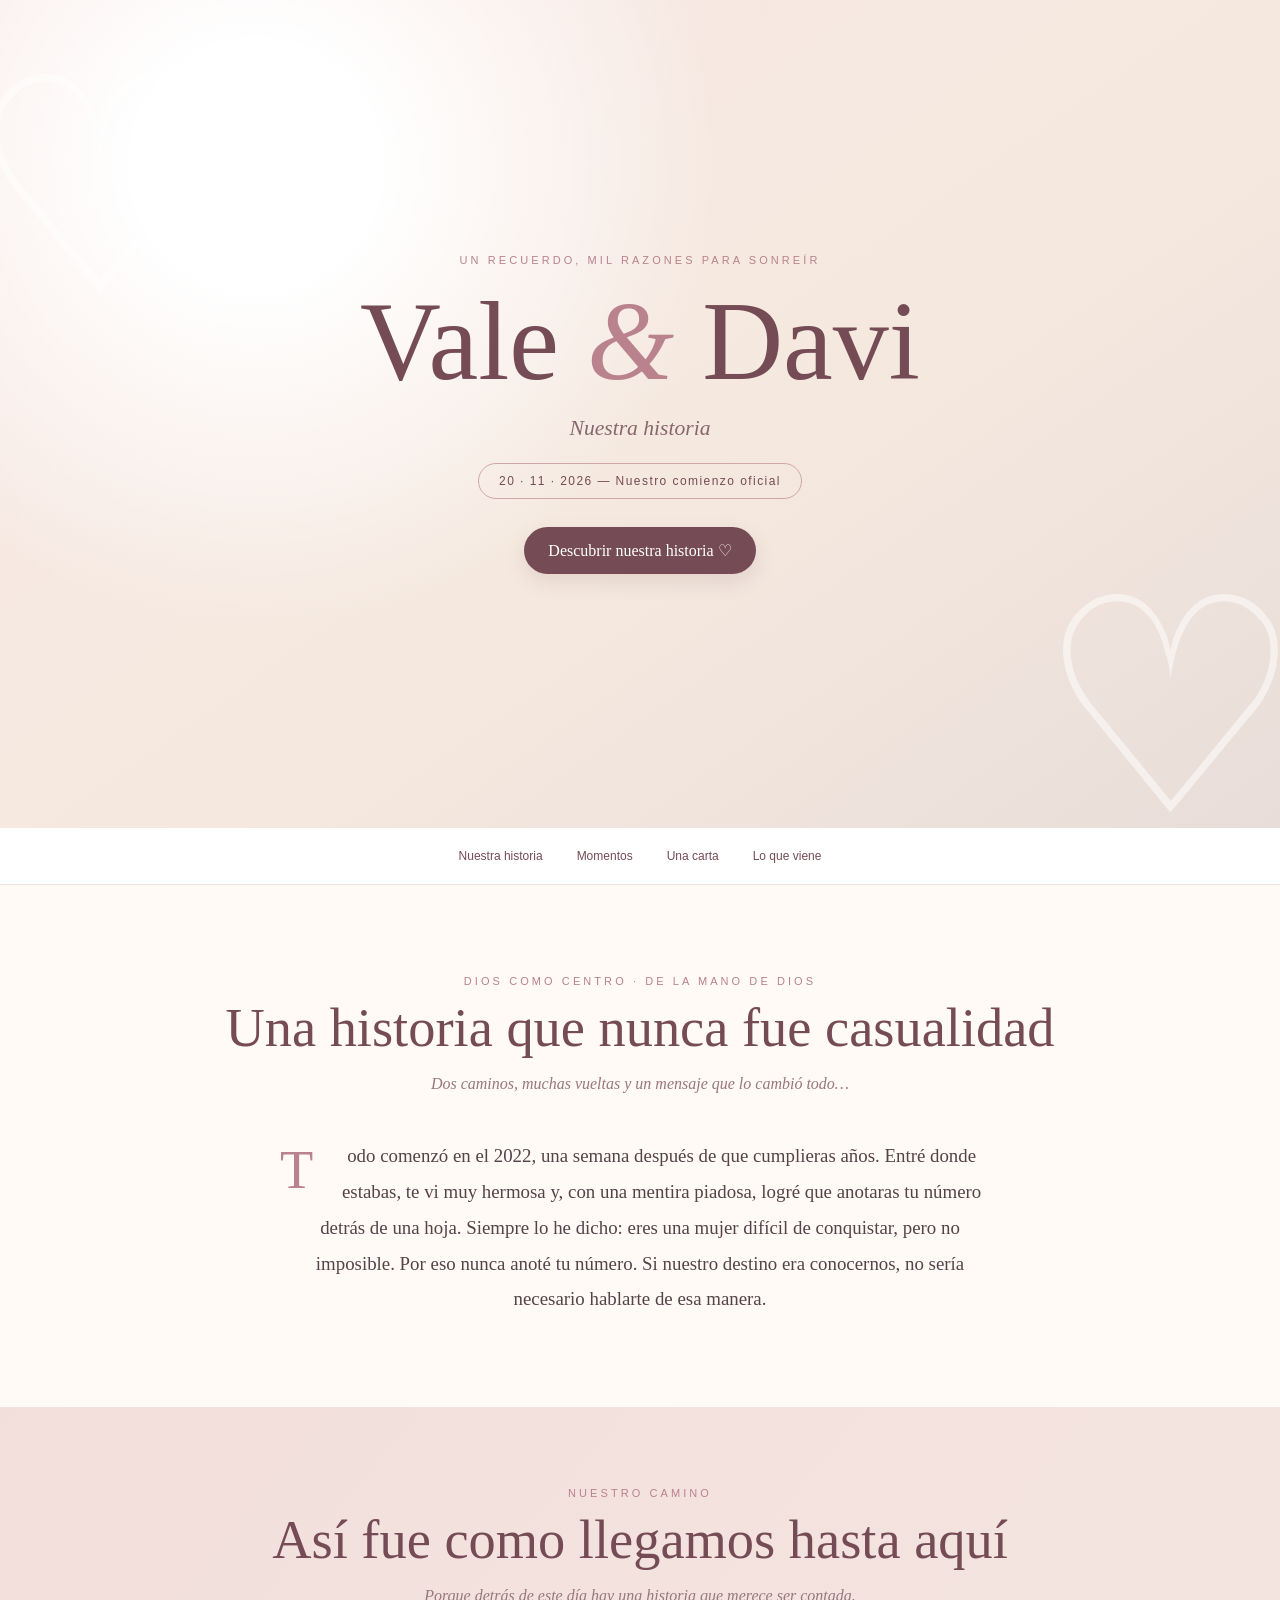
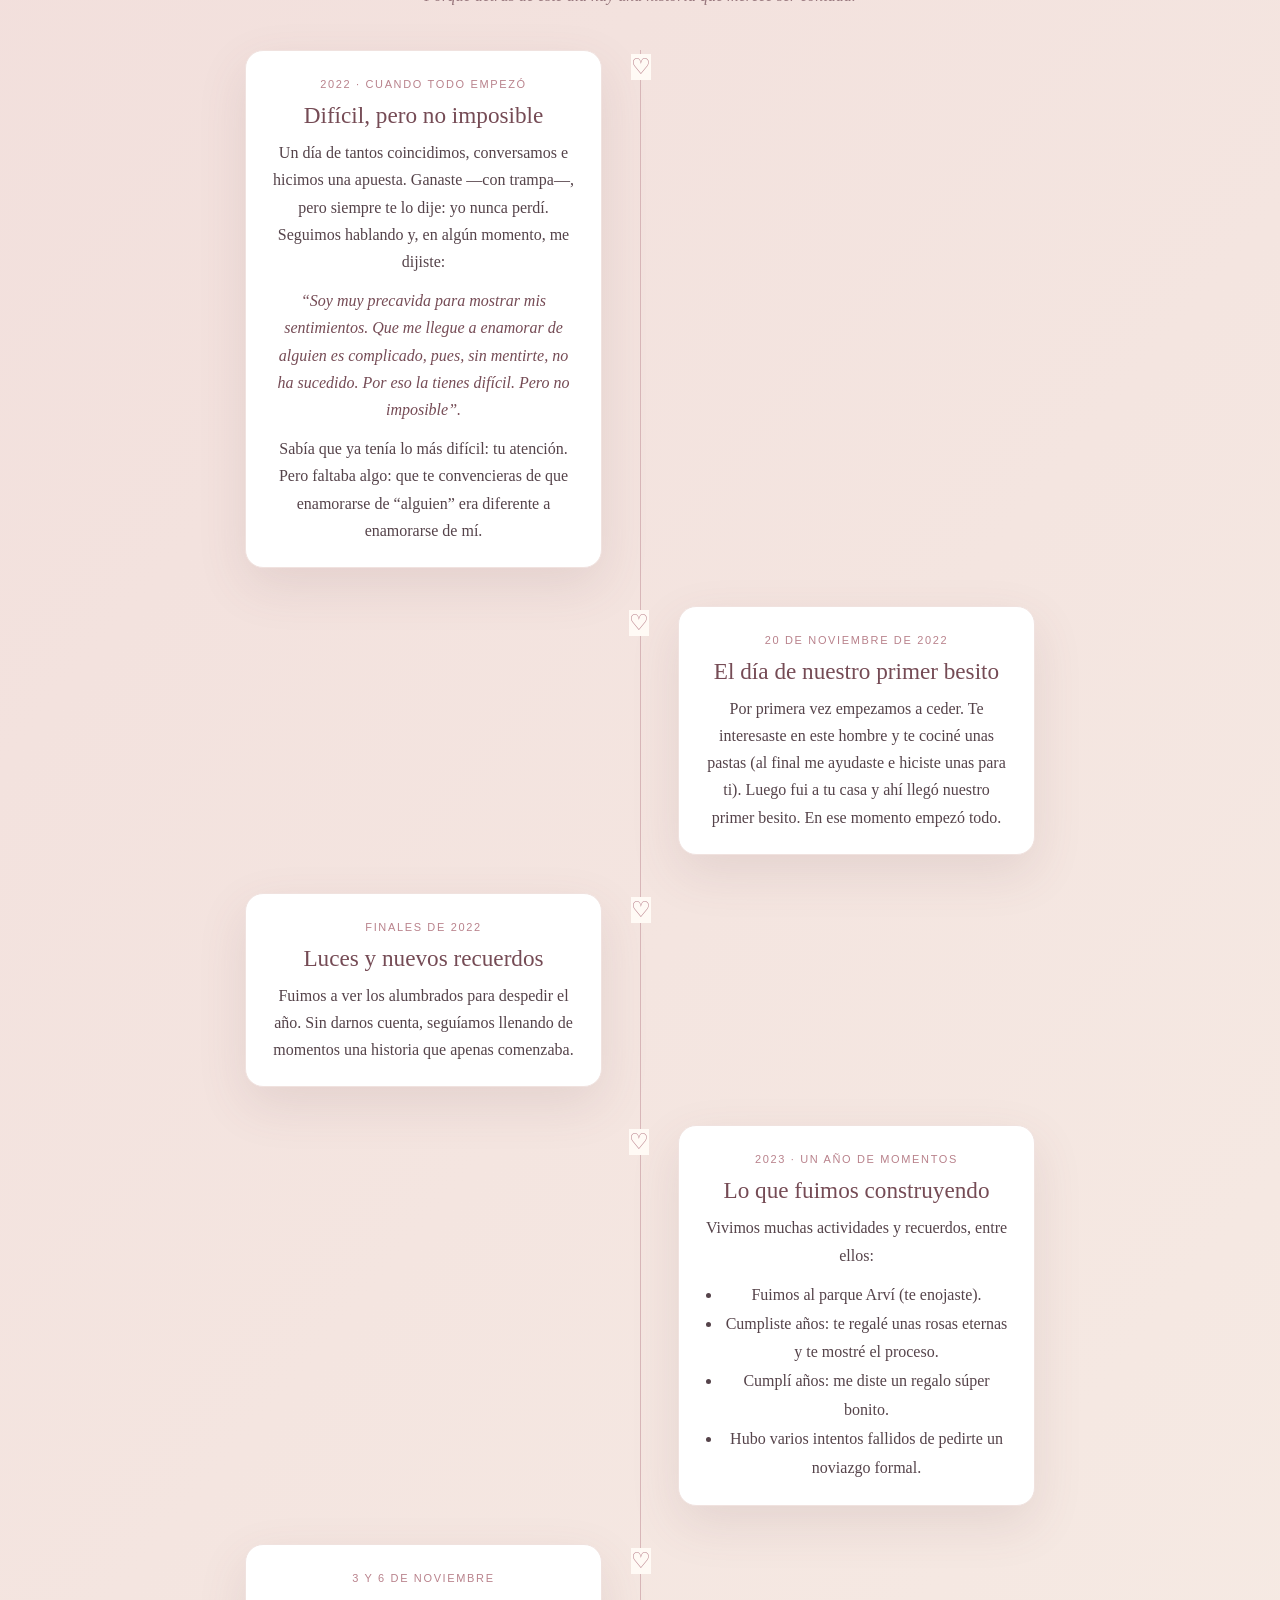
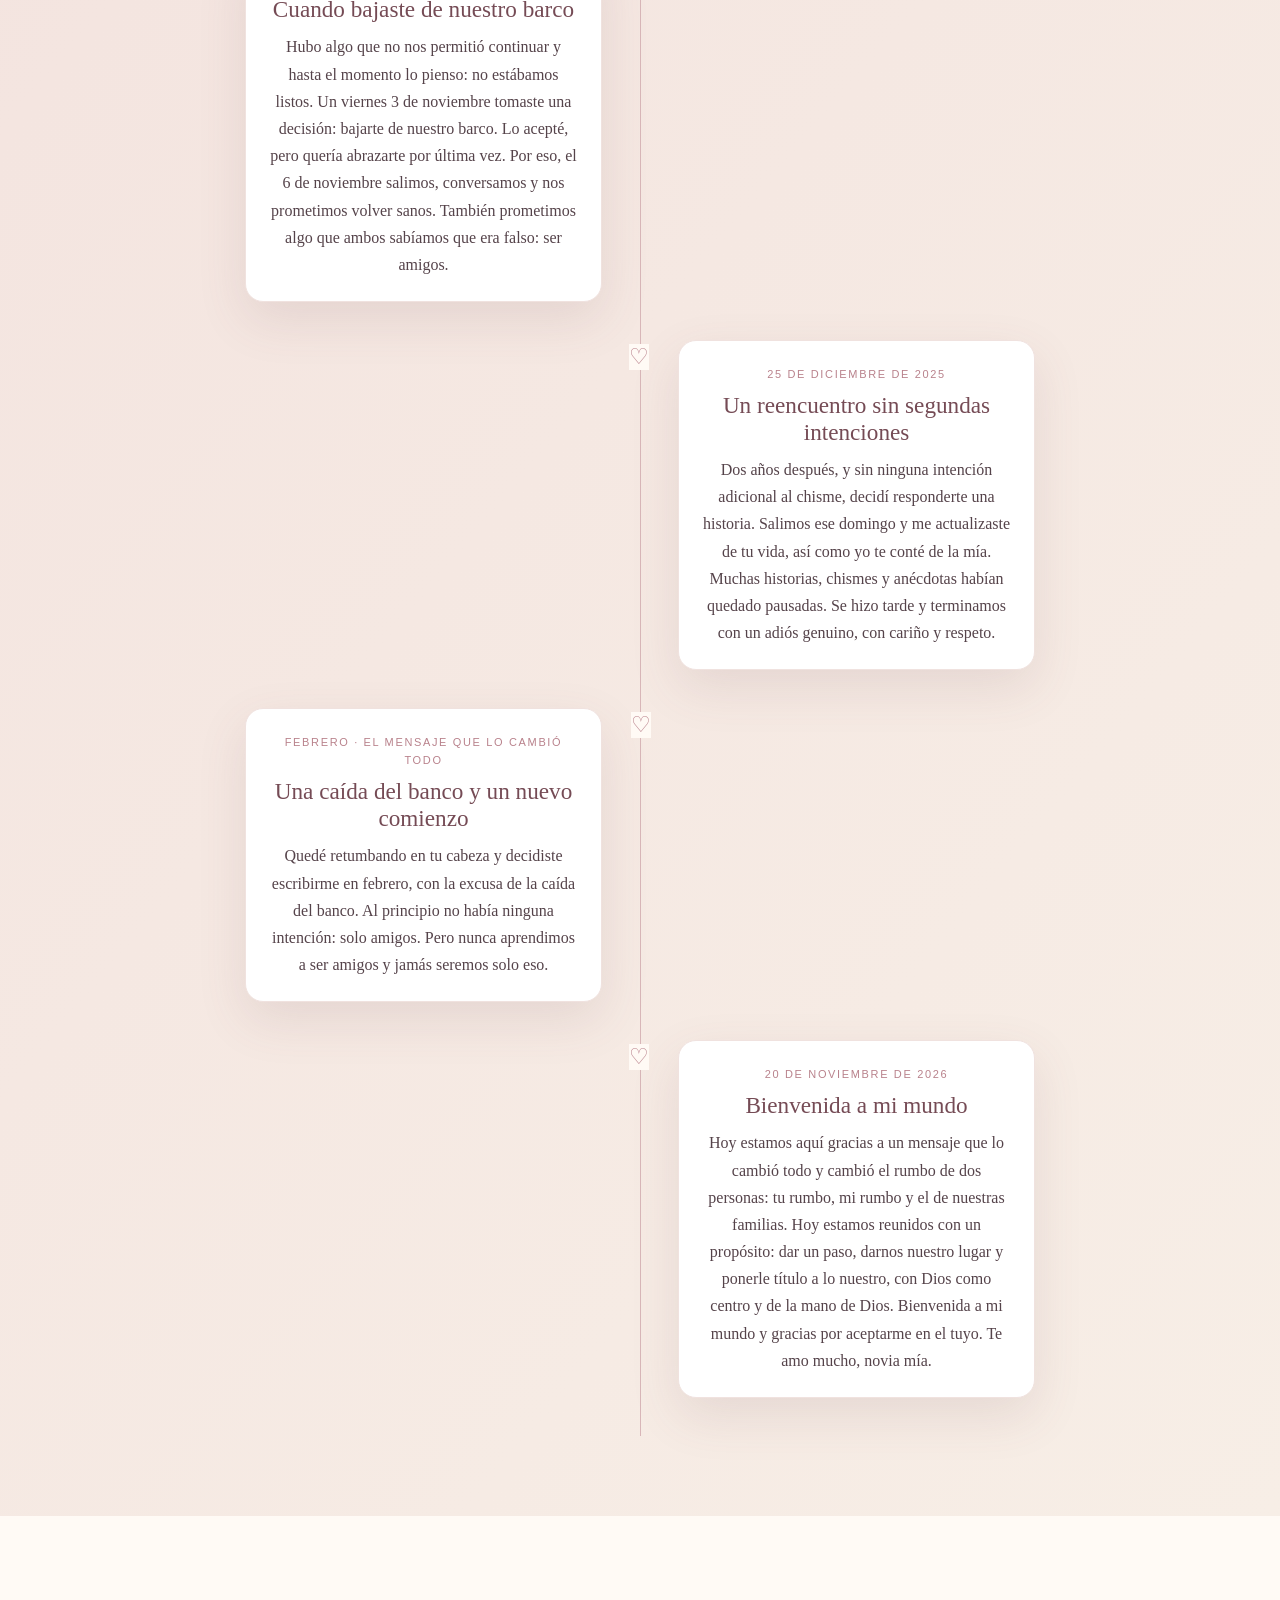
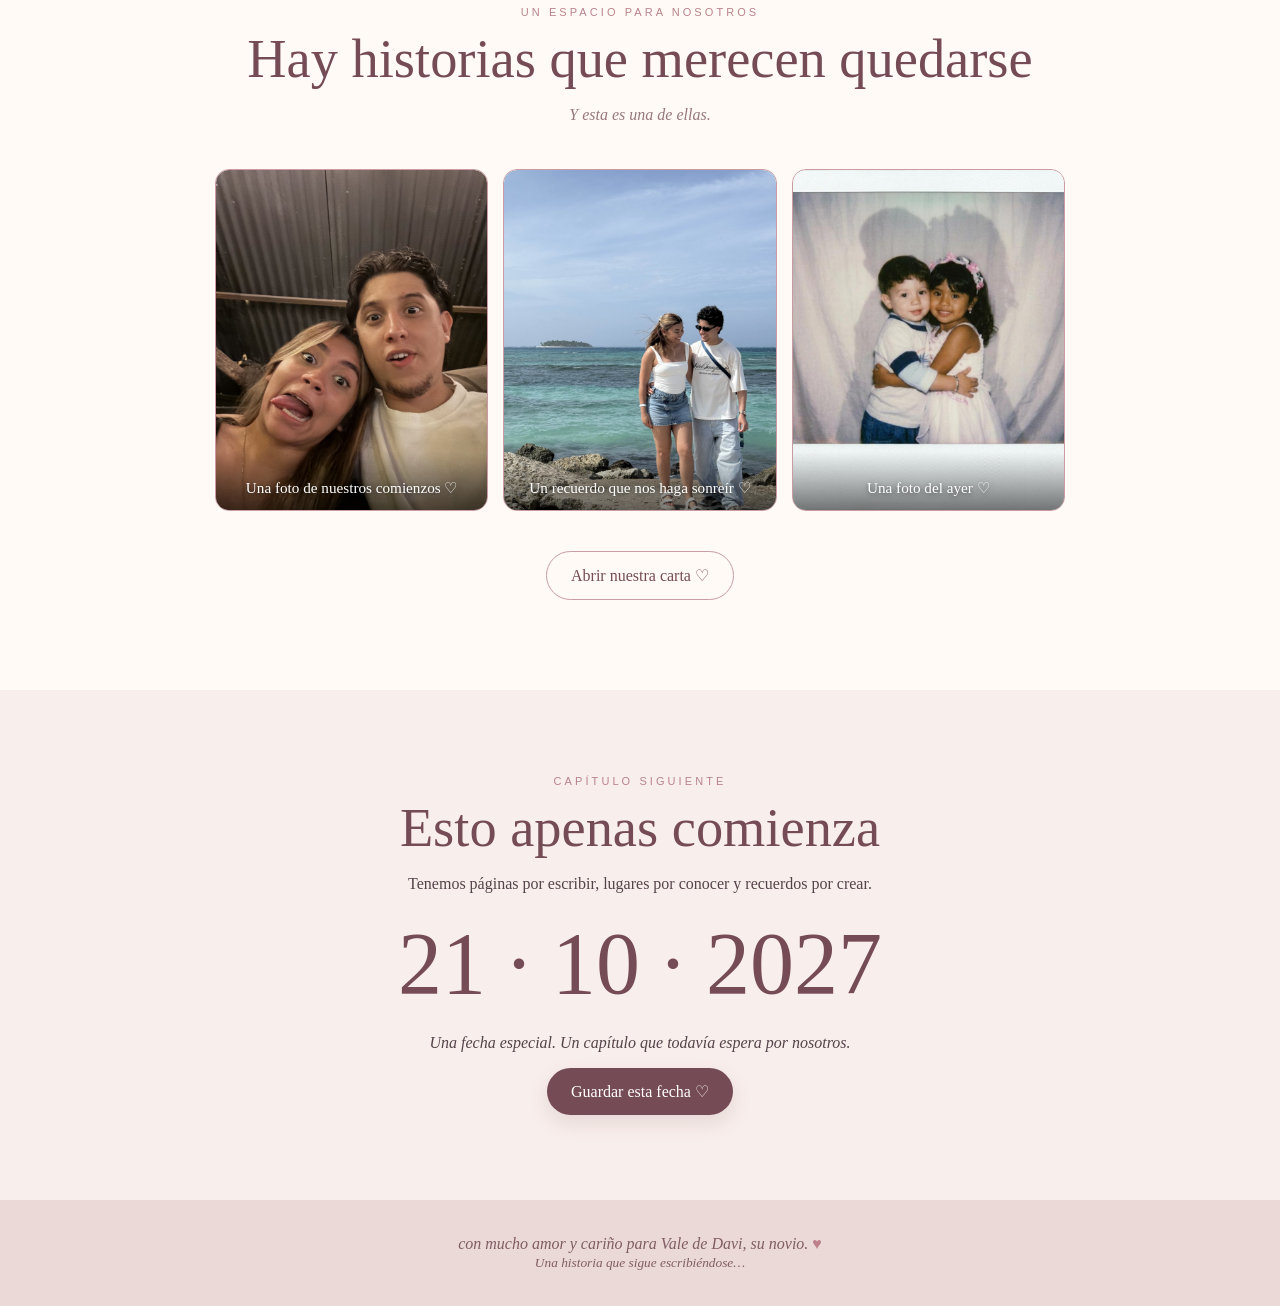
<file: index.html>
<!DOCTYPE html>
<html lang="es">
<head>
  <meta charset="UTF-8">
  <meta name="viewport" content="width=device-width, initial-scale=1.0">
  <meta name="theme-color" content="#f7e9e7">
  <title>Nuestra historia | Vale & Davi</title>
  <link rel="stylesheet" href="css/styles.css">
</head>
<body>
  <header class="hero" id="inicio">
    <div class="hero-inner">
      <div class="eyebrow">Un recuerdo, mil razones para sonreír</div>
      <h1>Vale <span class="amp">&</span> Davi</h1>
      <div class="subtitle">Nuestra historia</div>
      <div class="date-pill">20 · 11 · 2026 — Nuestro comienzo oficial</div><br>
      <button class="btn" onclick="document.querySelector('#historia').scrollIntoView()">Descubrir nuestra historia ♡</button>
    </div>
  </header>

  <nav class="topnav" aria-label="Navegación">
    <button onclick="goTo('historia')">Nuestra historia</button>
    <button onclick="goTo('momentos')">Momentos</button>
    <button onclick="goTo('carta')">Una carta</button>
    <button onclick="goTo('futuro')">Lo que viene</button>
  </nav>

  <main>
    <section class="section" id="historia">
      <div class="section-head">
        <div class="eyebrow">Dios como centro · De la mano de Dios</div>
        <h2>Una historia que nunca fue casualidad</h2>
        <p>Dos caminos, muchas vueltas y un mensaje que lo cambió todo…</p>
      </div>
      <p class="intro"><span class="drop">T</span>odo comenzó en el 2022, una semana después de que cumplieras años. Entré donde estabas, te vi muy hermosa y, con una mentira piadosa, logré que anotaras tu número detrás de una hoja. Siempre lo he dicho: eres una mujer difícil de conquistar, pero no imposible. Por eso nunca anoté tu número. Si nuestro destino era conocernos, no sería necesario hablarte de esa manera.</p>
    </section>

    <section class="memory" id="momentos">
      <div class="section-head">
        <div class="eyebrow">Nuestro camino</div>
        <h2>Así fue como llegamos hasta aquí</h2>
        <p>Porque detrás de este día hay una historia que merece ser contada.</p>
      </div>
      <div class="timeline">
        <article class="event"><div class="event-card">
          <time>2022 · Cuando todo empezó</time><h3>Difícil, pero no imposible</h3>
          <p>Un día de tantos coincidimos, conversamos e hicimos una apuesta. Ganaste —con trampa—, pero siempre te lo dije: yo nunca perdí. Seguimos hablando y, en algún momento, me dijiste:</p>
          <p style="margin-top:12px;font-style:italic;color:var(--wine)">“Soy muy precavida para mostrar mis sentimientos. Que me llegue a enamorar de alguien es complicado, pues, sin mentirte, no ha sucedido. Por eso la tienes difícil. Pero no imposible”.</p>
          <p style="margin-top:12px">Sabía que ya tenía lo más difícil: tu atención. Pero faltaba algo: que te convencieras de que enamorarse de “alguien” era diferente a enamorarse de mí.</p>
        </div></article>
        <article class="event"><div class="event-card">
          <time>20 de noviembre de 2022</time><h3>El día de nuestro primer besito</h3>
          <p>Por primera vez empezamos a ceder. Te interesaste en este hombre y te cociné unas pastas (al final me ayudaste e hiciste unas para ti). Luego fui a tu casa y ahí llegó nuestro primer besito. En ese momento empezó todo.</p>
        </div></article>
        <article class="event"><div class="event-card">
          <time>Finales de 2022</time><h3>Luces y nuevos recuerdos</h3>
          <p>Fuimos a ver los alumbrados para despedir el año. Sin darnos cuenta, seguíamos llenando de momentos una historia que apenas comenzaba.</p>
        </div></article>
        <article class="event"><div class="event-card">
          <time>2023 · Un año de momentos</time><h3>Lo que fuimos construyendo</h3>
          <p>Vivimos muchas actividades y recuerdos, entre ellos:</p>
          <ul style="line-height:1.8;padding-left:20px;margin:12px 0 0">
            <li>Fuimos al parque Arví (te enojaste).</li>
            <li>Cumpliste años: te regalé unas rosas eternas y te mostré el proceso.</li>
            <li>Cumplí años: me diste un regalo súper bonito.</li>
            <li>Hubo varios intentos fallidos de pedirte un noviazgo formal.</li>
          </ul>
        </div></article>
        <article class="event"><div class="event-card">
          <time>3 y 6 de noviembre</time><h3>Cuando bajaste de nuestro barco</h3>
          <p>Hubo algo que no nos permitió continuar y hasta el momento lo pienso: no estábamos listos. Un viernes 3 de noviembre tomaste una decisión: bajarte de nuestro barco. Lo acepté, pero quería abrazarte por última vez. Por eso, el 6 de noviembre salimos, conversamos y nos prometimos volver sanos. También prometimos algo que ambos sabíamos que era falso: ser amigos.</p>
        </div></article>
        <article class="event"><div class="event-card">
          <time>25 de diciembre de 2025</time><h3>Un reencuentro sin segundas intenciones</h3>
          <p>Dos años después, y sin ninguna intención adicional al chisme, decidí responderte una historia. Salimos ese domingo y me actualizaste de tu vida, así como yo te conté de la mía. Muchas historias, chismes y anécdotas habían quedado pausadas. Se hizo tarde y terminamos con un adiós genuino, con cariño y respeto.</p>
        </div></article>
        <article class="event"><div class="event-card">
          <time>Febrero · El mensaje que lo cambió todo</time><h3>Una caída del banco y un nuevo comienzo</h3>
          <p>Quedé retumbando en tu cabeza y decidiste escribirme en febrero, con la excusa de la caída del banco. Al principio no había ninguna intención: solo amigos. Pero nunca aprendimos a ser amigos y jamás seremos solo eso.</p>
        </div></article>
        <article class="event"><div class="event-card">
          <time>20 de noviembre de 2026</time><h3>Bienvenida a mi mundo</h3>
          <p>Hoy estamos aquí gracias a un mensaje que lo cambió todo y cambió el rumbo de dos personas: tu rumbo, mi rumbo y el de nuestras familias. Hoy estamos reunidos con un propósito: dar un paso, darnos nuestro lugar y ponerle título a lo nuestro, con Dios como centro y de la mano de Dios. Bienvenida a mi mundo y gracias por aceptarme en el tuyo. Te amo mucho, novia mía.</p>
        </div></article>
      </div>
    </section>

    <section class="section" id="carta">
      <div class="section-head">
        <div class="eyebrow">Un espacio para nosotros</div>
        <h2>Hay historias que merecen quedarse</h2>
        <p>Y esta es una de ellas.</p>
      </div>
      <div class="photo-note">
        <div class="photo-slot">
          <img src="utils/img1.jpg" alt="Vale y Davi en uno de sus comienzos juntos">
          <div class="photo-caption">Una foto de nuestros comienzos ♡</div>
        </div>
        <div class="photo-slot">
          <img src="utils/img2.jpg" alt="Vale y Davi compartiendo un recuerdo junto al mar">
          <div class="photo-caption">Un recuerdo que nos haga sonreír ♡</div>
        </div>
        <div class="photo-slot">
          <img src="utils/img3.jpg" alt="Un recuerdo de Vale y Davi cuando eran pequeños">
          <div class="photo-caption">Una foto del ayer ♡</div>
        </div>
      </div>
      <div style="text-align:center">
        <button class="btn secondary" id="letterBtn" onclick="toggleLetter()">Abrir nuestra carta ♡</button>
      </div>
      <div class="letter" id="letter">
        <p>Vale,</p>
        <p>Qué bonito es mirar atrás y descubrir que algo que comenzó con una excusa terminó convirtiéndose en una historia que hoy elegimos continuar.</p>
        <p>Hemos tenido momentos felices, momentos difíciles, pausas y reencuentros. Y, aun así, aquí estamos: con la oportunidad de escribir una nueva etapa, esta vez de la mano y con el corazón dispuesto.</p>
        <p>Quiero que nuestra historia sea nuestra, sin importar que no sea perfecta. Que sigamos sumando viajes, fotografías, risas, aprendizajes y motivos para elegirnos cada día.</p>
        <p>Con cariño,<br><strong>Davi</strong> <span class="heart">♥</span></p>
      </div>
    </section>

    <section class="next" id="futuro">
      <div class="eyebrow">Capítulo siguiente</div>
      <h2>Esto apenas comienza</h2>
      <p>Tenemos páginas por escribir, lugares por conocer y recuerdos por crear.</p>
      <div class="big-date">21 · 10 · 2027</div>
      <p><em>Una fecha especial. Un capítulo que todavía espera por nosotros.</em></p>
      <button class="btn" onclick="showPromise()">Guardar esta fecha ♡</button>
      <p id="promise" style="display:none;margin-top:22px;color:var(--wine);font-style:italic">Que nunca nos falten razones para seguir escribiendo nuestra historia.</p>
    </section>
  </main>
  <footer>con mucho amor y cariño para Vale de Davi, su novio. <span class="heart">♥</span><br><small>Una historia que sigue escribiéndose…</small></footer>

  <script src="js/script.js" defer></script>
</body>
</html>
</file>
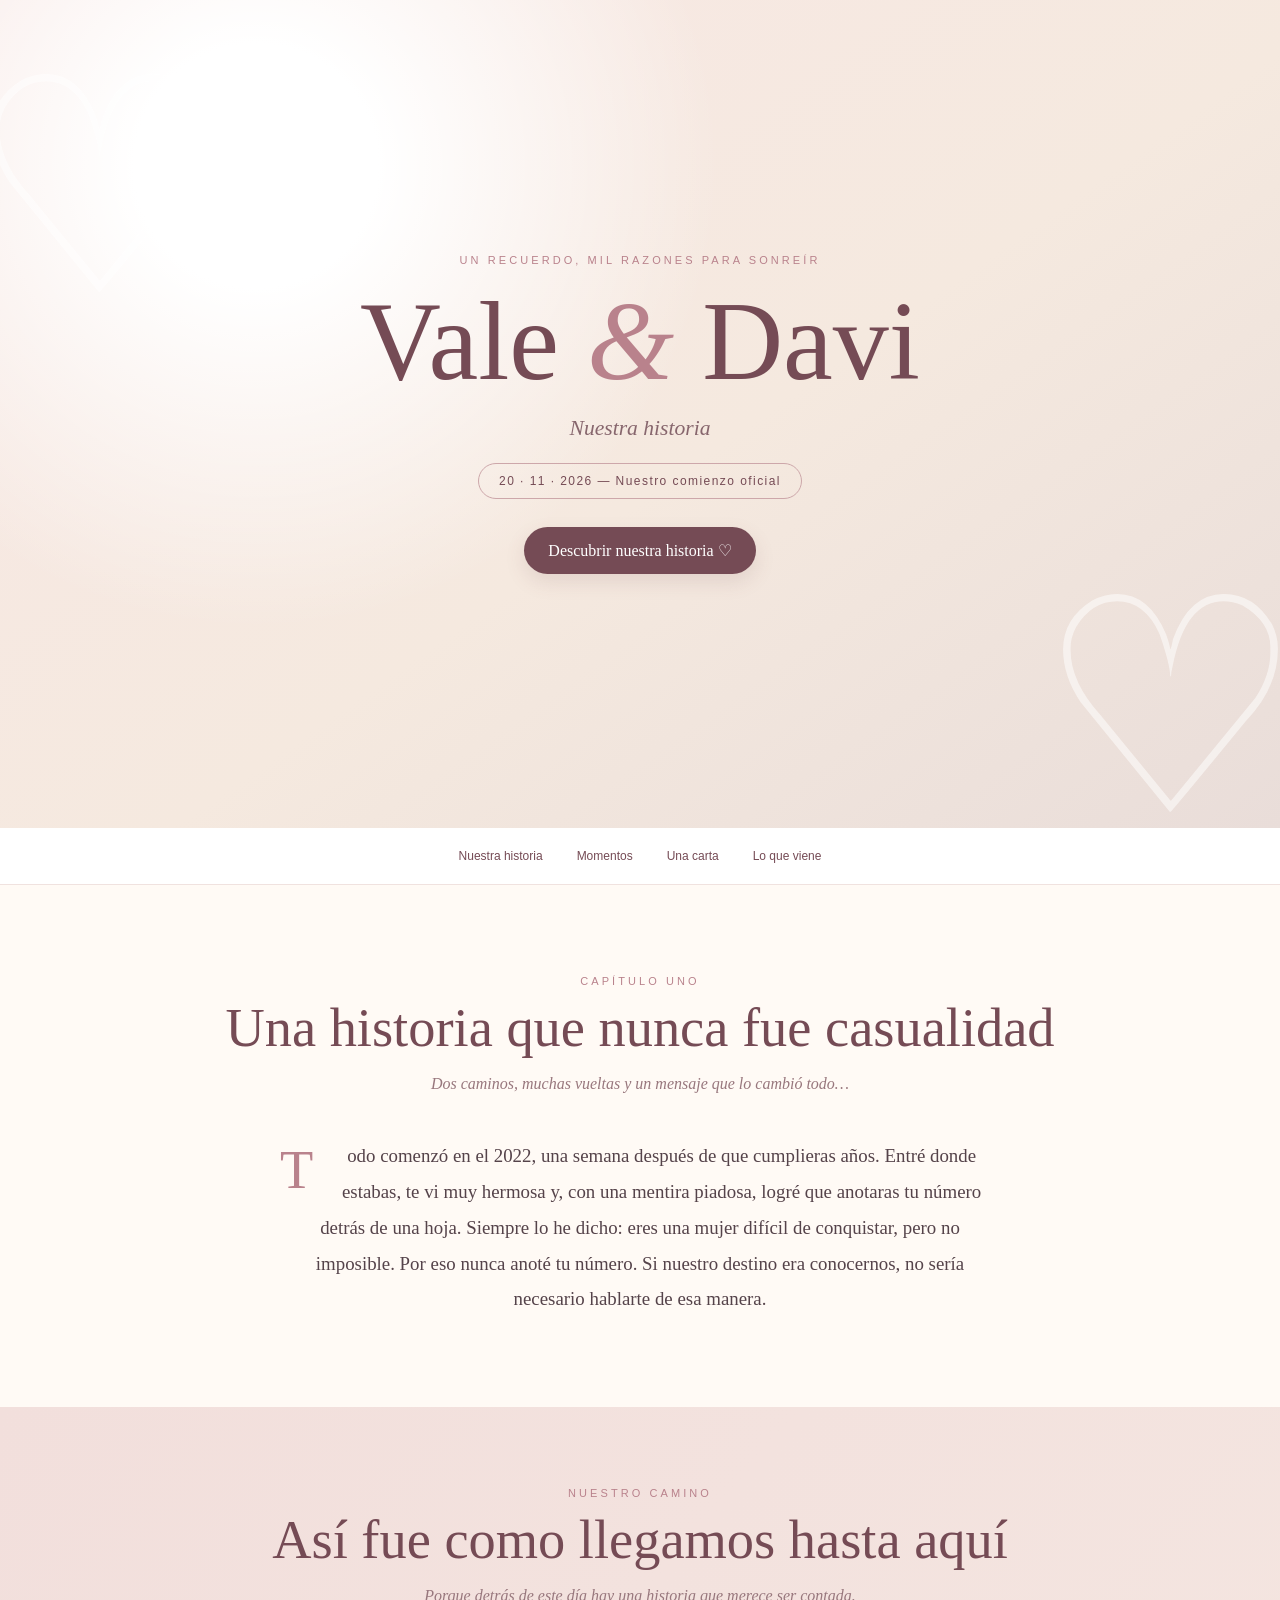
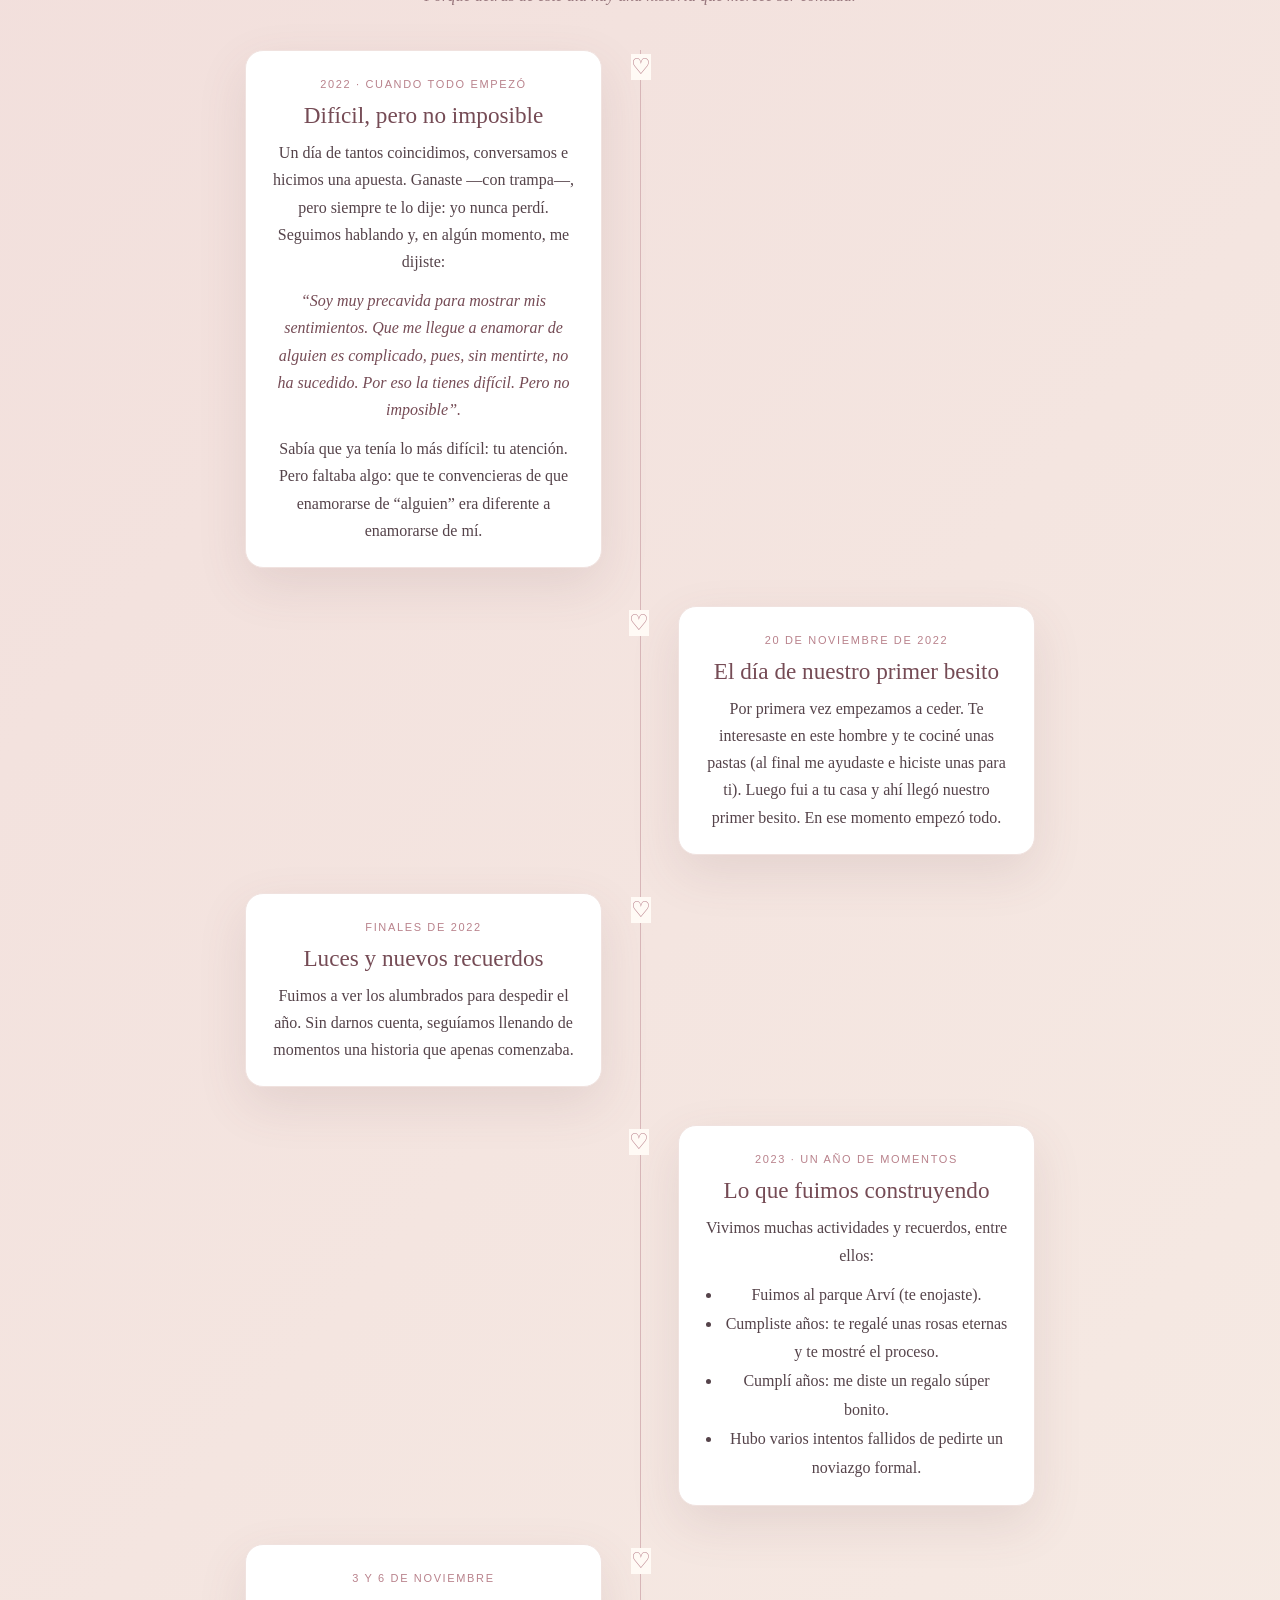
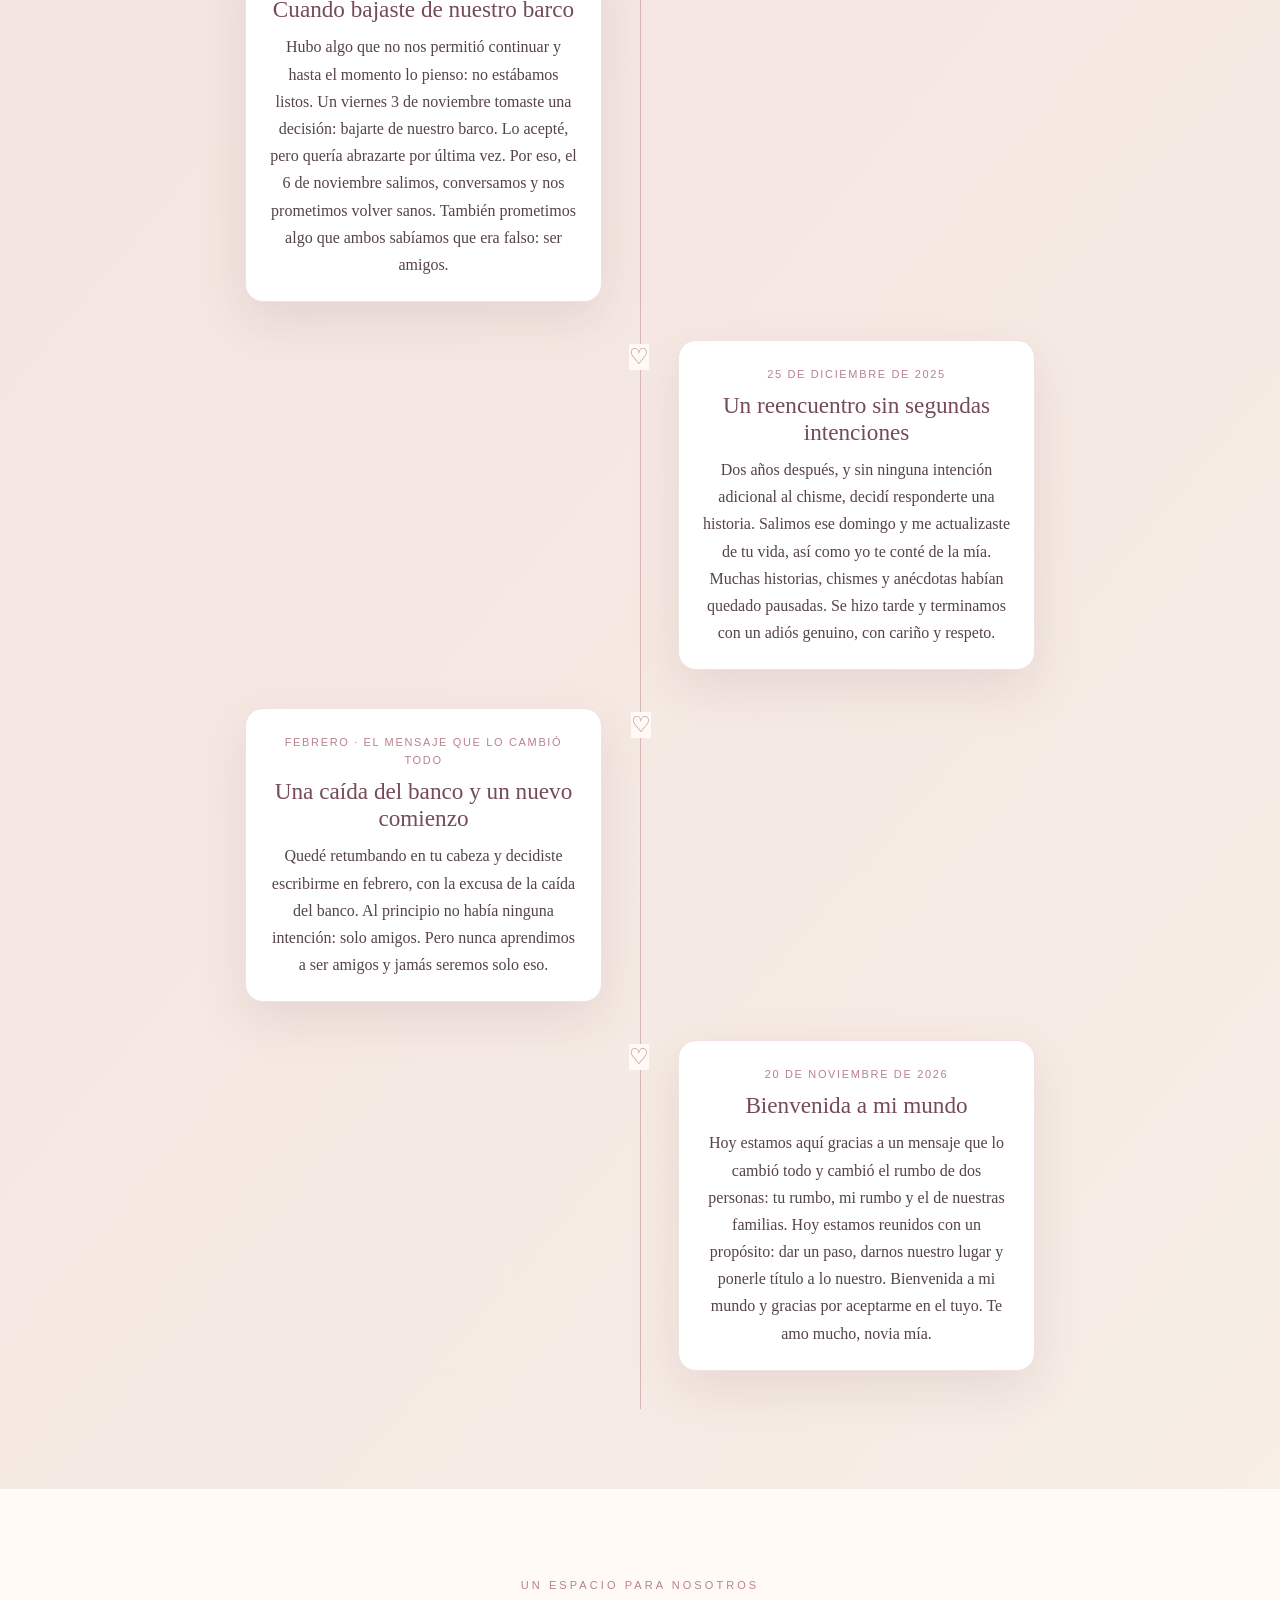
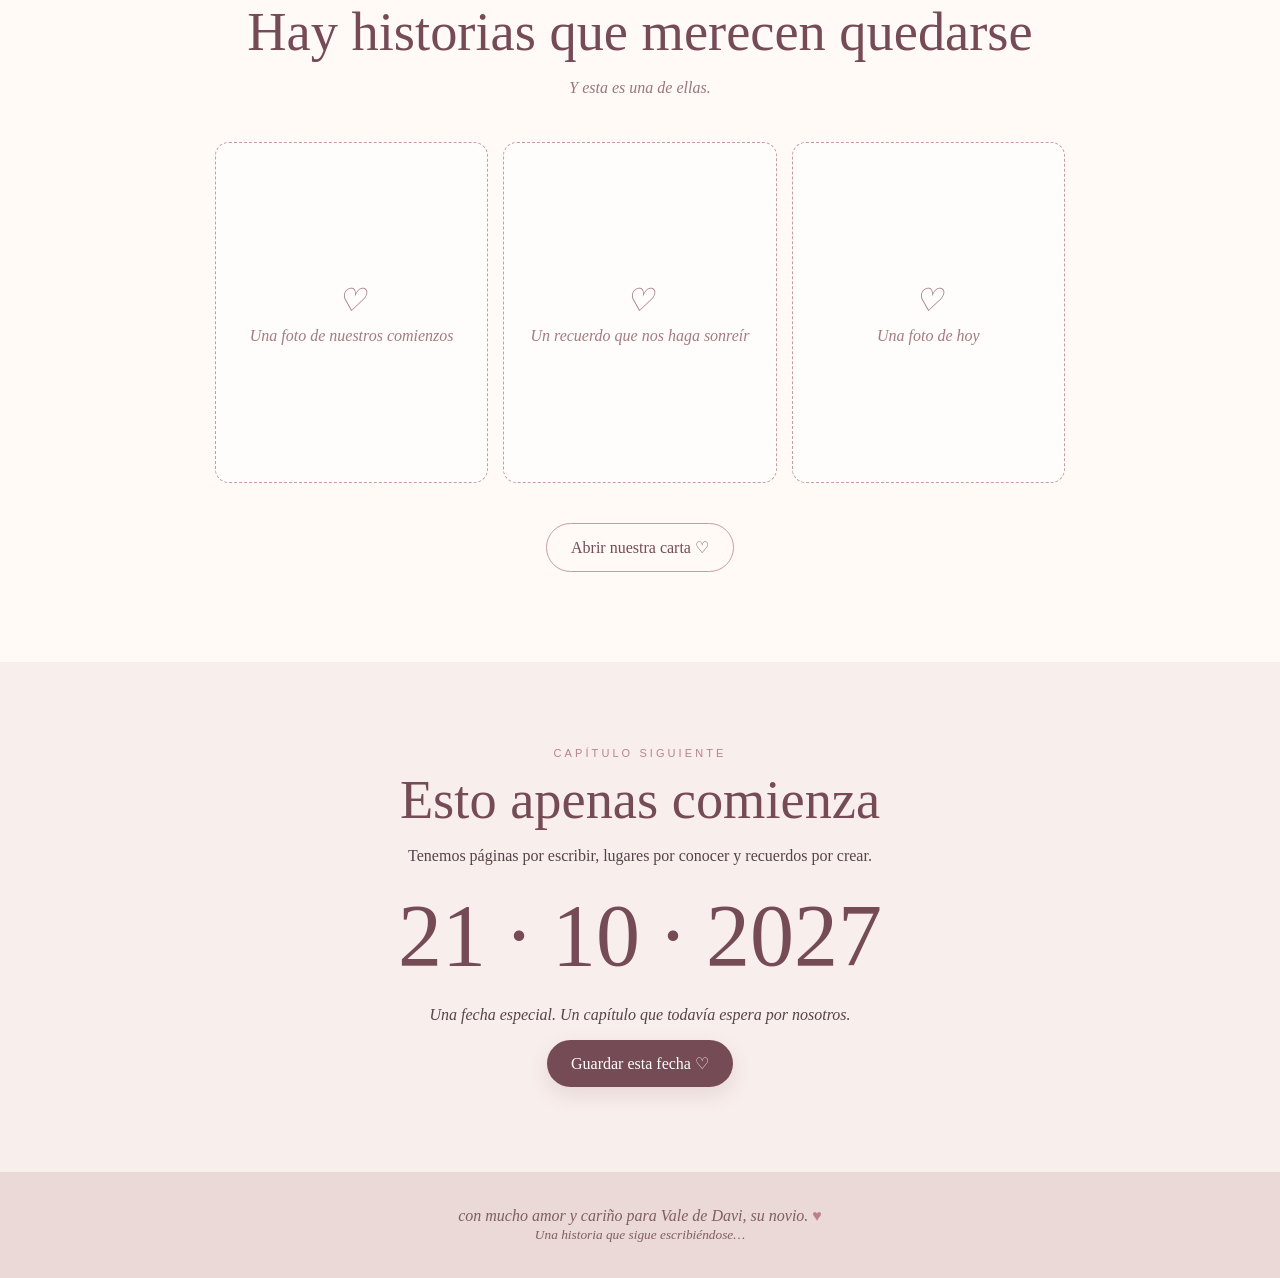
<file: nuestra_historia_vale_davi.html>
<!DOCTYPE html>
<html lang="es">
<head>
  <meta charset="UTF-8">
  <meta name="viewport" content="width=device-width, initial-scale=1.0">
  <meta name="theme-color" content="#f7e9e7">
  <title>Nuestra historia | Vale & Davi</title>
  <style>
    :root{
      --cream:#fffaf5; --rose:#f2d9d7; --pink:#e8c2c5; --dust:#b9828c;
      --wine:#754b55; --ink:#55434a; --sage:#dce4d8; --white:#fff;
      --shadow:0 18px 50px rgba(117,75,85,.12);
    }
    *{box-sizing:border-box}
    html{scroll-behavior:smooth}
    body{margin:0;background:var(--cream);color:var(--ink);font-family:Georgia,'Times New Roman',serif}
    button{font:inherit}
    .hero{
      min-height:92vh;display:grid;place-items:center;text-align:center;padding:70px 22px;
      background:radial-gradient(circle at 20% 20%,#fff 0 10%,transparent 38%),
      linear-gradient(145deg,#f8e8e5,#f5e9df 55%,#e9ddd9);position:relative;overflow:hidden
    }
    .hero:before,.hero:after{content:"♡";position:absolute;color:#fff8;font-size:clamp(130px,25vw,300px);line-height:1}
    .hero:before{left:-35px;top:5%}.hero:after{right:-25px;bottom:-4%}
    .hero-inner{position:relative;z-index:1;max-width:760px}
    .eyebrow{letter-spacing:.28em;text-transform:uppercase;font:11px Arial,sans-serif;color:var(--dust)}
    h1{font-size:clamp(3.2rem,10vw,7rem);font-weight:400;line-height:.95;margin:22px 0;color:var(--wine)}
    .amp{font-style:italic;color:var(--dust)}
    .subtitle{font-size:clamp(1.05rem,2.8vw,1.35rem);font-style:italic;color:#87666d}
    .date-pill{display:inline-block;border:1px solid #cda7aa;border-radius:40px;padding:10px 20px;margin:22px 0 28px;font:12px Arial,sans-serif;letter-spacing:.12em;color:var(--wine)}
    .btn{border:0;border-radius:40px;padding:14px 24px;background:var(--wine);color:white;cursor:pointer;transition:.25s;box-shadow:0 8px 20px #754b5522}
    .btn:hover{transform:translateY(-3px);background:#8b5d68}
    .btn.secondary{background:transparent;border:1px solid #c99ca4;color:var(--wine);box-shadow:none}
    .section{padding:90px 22px;max-width:1050px;margin:auto}
    .section-head{text-align:center;margin-bottom:45px}
    h2{font-size:clamp(2rem,5vw,3.4rem);font-weight:400;color:var(--wine);margin:10px 0}
    .section-head p{font-style:italic;color:#98777d}
    .intro{max-width:720px;margin:auto;text-align:center;font-size:1.18rem;line-height:1.9}
    .intro .drop{font-size:3.4rem;float:left;line-height:.9;padding:8px 10px 0 0;color:var(--dust)}
    .timeline{position:relative;max-width:790px;margin:auto}
    .timeline:before{content:"";position:absolute;left:50%;top:0;bottom:0;width:1px;background:#d8b6b8}
    .event{width:50%;padding:0 38px 38px 0;position:relative}
    .event:nth-child(even){margin-left:50%;padding:0 0 38px 38px}
    .event:after{content:"♡";position:absolute;right:-11px;top:4px;color:var(--dust);background:var(--cream);font-size:22px}
    .event:nth-child(even):after{right:auto;left:-11px}
    .event-card{background:#fff;border:1px solid #f0e2df;border-radius:18px;padding:23px;box-shadow:var(--shadow)}
    .event time{font:11px Arial,sans-serif;letter-spacing:.15em;text-transform:uppercase;color:var(--dust)}
    .event h3{font-size:1.45rem;font-weight:400;color:var(--wine);margin:10px 0}
    .event p{line-height:1.7;margin:0}
    .memory{background:linear-gradient(130deg,#f2dfdc,#f7eee6);padding:80px 22px;text-align:center}
    .memory-inner{max-width:760px;margin:auto}
    .quote{font-size:clamp(1.4rem,4vw,2.2rem);font-style:italic;line-height:1.5;color:var(--wine);margin:30px 0}
    .photo-note{display:grid;grid-template-columns:repeat(3,1fr);gap:15px;margin:40px auto;max-width:850px}
    .photo-slot{aspect-ratio:4/5;border:1px dashed #c99ca4;border-radius:14px;background:#fff9;display:grid;place-items:center;padding:15px;color:#a47b82;text-align:center;font-style:italic}
    .photo-slot span{font-size:2rem;display:block;margin-bottom:8px}
    .letter{max-width:700px;margin:25px auto 0;background:#fff;border-radius:18px;padding:30px;box-shadow:var(--shadow);line-height:1.9;text-align:left;display:none}
    .letter.show{display:block;animation:appear .45s ease}
    @keyframes appear{from{opacity:0;transform:translateY(10px)}to{opacity:1;transform:none}}
    .next{background:#f8eeeb;text-align:center;padding:85px 22px}
    .next .big-date{font-size:clamp(2.8rem,8vw,5.5rem);color:var(--wine);margin:20px 0}
    footer{text-align:center;padding:35px 20px;background:#ead9d6;color:#805d65;font-style:italic}
    .heart{display:inline-block;color:#bd7f8a;animation:pulse 1.6s infinite}
    @keyframes pulse{50%{transform:scale(1.25)}}
    .topnav{position:sticky;top:0;z-index:5;background:#fffE;backdrop-filter:blur(12px);display:flex;justify-content:center;gap:8px;padding:12px;flex-wrap:wrap;border-bottom:1px solid #f0e2df}
    .topnav button{border:0;background:transparent;color:var(--wine);padding:9px 13px;border-radius:30px;cursor:pointer;font:12px Arial,sans-serif}
    .topnav button:hover{background:var(--rose)}
    @media(max-width:650px){
      .timeline:before{left:10px}
      .event,.event:nth-child(even){width:100%;margin:0;padding:0 0 25px 35px}
      .event:after,.event:nth-child(even):after{left:0;right:auto}
      .photo-note{grid-template-columns:1fr 1fr}
      .photo-slot:last-child{display:none}
      .section{padding:65px 20px}
    }
  </style>
</head>
<body>
  <header class="hero" id="inicio">
    <div class="hero-inner">
      <div class="eyebrow">Un recuerdo, mil razones para sonreír</div>
      <h1>Vale <span class="amp">&</span> Davi</h1>
      <div class="subtitle">Nuestra historia</div>
      <div class="date-pill">20 · 11 · 2026 — Nuestro comienzo oficial</div><br>
      <button class="btn" onclick="document.querySelector('#historia').scrollIntoView()">Descubrir nuestra historia ♡</button>
    </div>
  </header>

  <nav class="topnav" aria-label="Navegación">
    <button onclick="goTo('historia')">Nuestra historia</button>
    <button onclick="goTo('momentos')">Momentos</button>
    <button onclick="goTo('carta')">Una carta</button>
    <button onclick="goTo('futuro')">Lo que viene</button>
  </nav>

  <main>
    <section class="section" id="historia">
      <div class="section-head">
        <div class="eyebrow">Capítulo uno</div>
        <h2>Una historia que nunca fue casualidad</h2>
        <p>Dos caminos, muchas vueltas y un mensaje que lo cambió todo…</p>
      </div>
      <p class="intro"><span class="drop">T</span>odo comenzó en el 2022, una semana después de que cumplieras años. Entré donde estabas, te vi muy hermosa y, con una mentira piadosa, logré que anotaras tu número detrás de una hoja. Siempre lo he dicho: eres una mujer difícil de conquistar, pero no imposible. Por eso nunca anoté tu número. Si nuestro destino era conocernos, no sería necesario hablarte de esa manera.</p>
    </section>

    <section class="memory" id="momentos">
      <div class="section-head">
        <div class="eyebrow">Nuestro camino</div>
        <h2>Así fue como llegamos hasta aquí</h2>
        <p>Porque detrás de este día hay una historia que merece ser contada.</p>
      </div>
      <div class="timeline">
        <article class="event"><div class="event-card">
          <time>2022 · Cuando todo empezó</time><h3>Difícil, pero no imposible</h3>
          <p>Un día de tantos coincidimos, conversamos e hicimos una apuesta. Ganaste —con trampa—, pero siempre te lo dije: yo nunca perdí. Seguimos hablando y, en algún momento, me dijiste:</p>
          <p style="margin-top:12px;font-style:italic;color:var(--wine)">“Soy muy precavida para mostrar mis sentimientos. Que me llegue a enamorar de alguien es complicado, pues, sin mentirte, no ha sucedido. Por eso la tienes difícil. Pero no imposible”.</p>
          <p style="margin-top:12px">Sabía que ya tenía lo más difícil: tu atención. Pero faltaba algo: que te convencieras de que enamorarse de “alguien” era diferente a enamorarse de mí.</p>
        </div></article>
        <article class="event"><div class="event-card">
          <time>20 de noviembre de 2022</time><h3>El día de nuestro primer besito</h3>
          <p>Por primera vez empezamos a ceder. Te interesaste en este hombre y te cociné unas pastas (al final me ayudaste e hiciste unas para ti). Luego fui a tu casa y ahí llegó nuestro primer besito. En ese momento empezó todo.</p>
        </div></article>
        <article class="event"><div class="event-card">
          <time>Finales de 2022</time><h3>Luces y nuevos recuerdos</h3>
          <p>Fuimos a ver los alumbrados para despedir el año. Sin darnos cuenta, seguíamos llenando de momentos una historia que apenas comenzaba.</p>
        </div></article>
        <article class="event"><div class="event-card">
          <time>2023 · Un año de momentos</time><h3>Lo que fuimos construyendo</h3>
          <p>Vivimos muchas actividades y recuerdos, entre ellos:</p>
          <ul style="line-height:1.8;padding-left:20px;margin:12px 0 0">
            <li>Fuimos al parque Arví (te enojaste).</li>
            <li>Cumpliste años: te regalé unas rosas eternas y te mostré el proceso.</li>
            <li>Cumplí años: me diste un regalo súper bonito.</li>
            <li>Hubo varios intentos fallidos de pedirte un noviazgo formal.</li>
          </ul>
        </div></article>
        <article class="event"><div class="event-card">
          <time>3 y 6 de noviembre</time><h3>Cuando bajaste de nuestro barco</h3>
          <p>Hubo algo que no nos permitió continuar y hasta el momento lo pienso: no estábamos listos. Un viernes 3 de noviembre tomaste una decisión: bajarte de nuestro barco. Lo acepté, pero quería abrazarte por última vez. Por eso, el 6 de noviembre salimos, conversamos y nos prometimos volver sanos. También prometimos algo que ambos sabíamos que era falso: ser amigos.</p>
        </div></article>
        <article class="event"><div class="event-card">
          <time>25 de diciembre de 2025</time><h3>Un reencuentro sin segundas intenciones</h3>
          <p>Dos años después, y sin ninguna intención adicional al chisme, decidí responderte una historia. Salimos ese domingo y me actualizaste de tu vida, así como yo te conté de la mía. Muchas historias, chismes y anécdotas habían quedado pausadas. Se hizo tarde y terminamos con un adiós genuino, con cariño y respeto.</p>
        </div></article>
        <article class="event"><div class="event-card">
          <time>Febrero · El mensaje que lo cambió todo</time><h3>Una caída del banco y un nuevo comienzo</h3>
          <p>Quedé retumbando en tu cabeza y decidiste escribirme en febrero, con la excusa de la caída del banco. Al principio no había ninguna intención: solo amigos. Pero nunca aprendimos a ser amigos y jamás seremos solo eso.</p>
        </div></article>
        <article class="event"><div class="event-card">
          <time>20 de noviembre de 2026</time><h3>Bienvenida a mi mundo</h3>
          <p>Hoy estamos aquí gracias a un mensaje que lo cambió todo y cambió el rumbo de dos personas: tu rumbo, mi rumbo y el de nuestras familias. Hoy estamos reunidos con un propósito: dar un paso, darnos nuestro lugar y ponerle título a lo nuestro. Bienvenida a mi mundo y gracias por aceptarme en el tuyo. Te amo mucho, novia mía.</p>
        </div></article>
      </div>
    </section>

    <section class="section" id="carta">
      <div class="section-head">
        <div class="eyebrow">Un espacio para nosotros</div>
        <h2>Hay historias que merecen quedarse</h2>
        <p>Y esta es una de ellas.</p>
      </div>
      <div class="photo-note">
        <div class="photo-slot"><div><span>♡</span>Una foto de nuestros comienzos</div></div>
        <div class="photo-slot"><div><span>♡</span>Un recuerdo que nos haga sonreír</div></div>
        <div class="photo-slot"><div><span>♡</span>Una foto de hoy</div></div>
      </div>
      <div style="text-align:center">
        <button class="btn secondary" id="letterBtn" onclick="toggleLetter()">Abrir nuestra carta ♡</button>
      </div>
      <div class="letter" id="letter">
        <p>Vale,</p>
        <p>Qué bonito es mirar atrás y descubrir que algo que comenzó con una excusa terminó convirtiéndose en una historia que hoy elegimos continuar.</p>
        <p>Hemos tenido momentos felices, momentos difíciles, pausas y reencuentros. Y, aun así, aquí estamos: con la oportunidad de escribir una nueva etapa, esta vez de la mano y con el corazón dispuesto.</p>
        <p>No quiero que nuestra historia sea perfecta; quiero que sea nuestra. Que sigamos sumando viajes, fotografías, risas, aprendizajes y motivos para elegirnos cada día.</p>
        <p>Con cariño,<br><strong>Davi</strong> <span class="heart">♥</span></p>
      </div>
    </section>

    <section class="next" id="futuro">
      <div class="eyebrow">Capítulo siguiente</div>
      <h2>Esto apenas comienza</h2>
      <p>Tenemos páginas por escribir, lugares por conocer y recuerdos por crear.</p>
      <div class="big-date">21 · 10 · 2027</div>
      <p><em>Una fecha especial. Un capítulo que todavía espera por nosotros.</em></p>
      <button class="btn" onclick="showPromise()">Guardar esta fecha ♡</button>
      <p id="promise" style="display:none;margin-top:22px;color:var(--wine);font-style:italic">Que nunca nos falten razones para seguir escribiendo nuestra historia.</p>
    </section>
  </main>
  <footer>con mucho amor y cariño para Vale de Davi, su novio. <span class="heart">♥</span><br><small>Una historia que sigue escribiéndose…</small></footer>

  <script>
    function goTo(id){document.getElementById(id).scrollIntoView({behavior:'smooth'});}
    function toggleLetter(){
      const letter=document.getElementById('letter');
      const button=document.getElementById('letterBtn');
      letter.classList.toggle('show');
      button.textContent=letter.classList.contains('show')?'Cerrar nuestra carta ♡':'Abrir nuestra carta ♡';
    }
    function showPromise(){
      const message=document.getElementById('promise');
      message.style.display='block';
      message.animate([{opacity:0,transform:'translateY(8px)'},{opacity:1,transform:'translateY(0)'}],{duration:500});
    }
  </script>
</body>
</html>
</file>
<file: css/styles.css>
:root{
      --cream:#fffaf5; --rose:#f2d9d7; --pink:#e8c2c5; --dust:#b9828c;
      --wine:#754b55; --ink:#55434a; --sage:#dce4d8; --white:#fff;
      --shadow:0 18px 50px rgba(117,75,85,.12);
    }
    *{box-sizing:border-box}
    html{scroll-behavior:smooth}
    body{margin:0;background:var(--cream);color:var(--ink);font-family:Georgia,'Times New Roman',serif}
    button{font:inherit}
    .hero{
      min-height:92vh;display:grid;place-items:center;text-align:center;padding:70px 22px;
      background:radial-gradient(circle at 20% 20%,#fff 0 10%,transparent 38%),
      linear-gradient(145deg,#f8e8e5,#f5e9df 55%,#e9ddd9);position:relative;overflow:hidden
    }
    .hero:before,.hero:after{content:"♡";position:absolute;color:#fff8;font-size:clamp(130px,25vw,300px);line-height:1}
    .hero:before{left:-35px;top:5%}.hero:after{right:-25px;bottom:-4%}
    .hero-inner{position:relative;z-index:1;max-width:760px}
    .eyebrow{letter-spacing:.28em;text-transform:uppercase;font:11px Arial,sans-serif;color:var(--dust)}
    h1{font-size:clamp(3.2rem,10vw,7rem);font-weight:400;line-height:.95;margin:22px 0;color:var(--wine)}
    .amp{font-style:italic;color:var(--dust)}
    .subtitle{font-size:clamp(1.05rem,2.8vw,1.35rem);font-style:italic;color:#87666d}
    .date-pill{display:inline-block;border:1px solid #cda7aa;border-radius:40px;padding:10px 20px;margin:22px 0 28px;font:12px Arial,sans-serif;letter-spacing:.12em;color:var(--wine)}
    .btn{border:0;border-radius:40px;padding:14px 24px;background:var(--wine);color:white;cursor:pointer;transition:.25s;box-shadow:0 8px 20px #754b5522}
    .btn:hover{transform:translateY(-3px);background:#8b5d68}
    .btn.secondary{background:transparent;border:1px solid #c99ca4;color:var(--wine);box-shadow:none}
    .section{padding:90px 22px;max-width:1050px;margin:auto}
    .section-head{text-align:center;margin-bottom:45px}
    h2{font-size:clamp(2rem,5vw,3.4rem);font-weight:400;color:var(--wine);margin:10px 0}
    .section-head p{font-style:italic;color:#98777d}
    .intro{max-width:720px;margin:auto;text-align:center;font-size:1.18rem;line-height:1.9}
    .intro .drop{font-size:3.4rem;float:left;line-height:.9;padding:8px 10px 0 0;color:var(--dust)}
    .timeline{position:relative;max-width:790px;margin:auto}
    .timeline:before{content:"";position:absolute;left:50%;top:0;bottom:0;width:1px;background:#d8b6b8}
    .event{width:50%;padding:0 38px 38px 0;position:relative}
    .event:nth-child(even){margin-left:50%;padding:0 0 38px 38px}
    .event:after{content:"♡";position:absolute;right:-11px;top:4px;color:var(--dust);background:var(--cream);font-size:22px}
    .event:nth-child(even):after{right:auto;left:-11px}
    .event-card{background:#fff;border:1px solid #f0e2df;border-radius:18px;padding:23px;box-shadow:var(--shadow)}
    .event time{font:11px Arial,sans-serif;letter-spacing:.15em;text-transform:uppercase;color:var(--dust)}
    .event h3{font-size:1.45rem;font-weight:400;color:var(--wine);margin:10px 0}
    .event p{line-height:1.7;margin:0}
    .memory{background:linear-gradient(130deg,#f2dfdc,#f7eee6);padding:80px 22px;text-align:center}
    .memory-inner{max-width:760px;margin:auto}
    .quote{font-size:clamp(1.4rem,4vw,2.2rem);font-style:italic;line-height:1.5;color:var(--wine);margin:30px 0}
    .photo-note{display:grid;grid-template-columns:repeat(3,1fr);gap:15px;margin:40px auto;max-width:850px}
    .photo-slot{aspect-ratio:4/5;border:1px dashed #c99ca4;border-radius:14px;background:#fff9;display:grid;place-items:center;padding:15px;color:#a47b82;text-align:center;font-style:italic}
    .photo-slot span{font-size:2rem;display:block;margin-bottom:8px}
    .letter{max-width:700px;margin:25px auto 0;background:#fff;border-radius:18px;padding:30px;box-shadow:var(--shadow);line-height:1.9;text-align:left;display:none}
    .letter.show{display:block;animation:appear .45s ease}
    @keyframes appear{from{opacity:0;transform:translateY(10px)}to{opacity:1;transform:none}}
    .next{background:#f8eeeb;text-align:center;padding:85px 22px}
    .next .big-date{font-size:clamp(2.8rem,8vw,5.5rem);color:var(--wine);margin:20px 0}
    footer{text-align:center;padding:35px 20px;background:#ead9d6;color:#805d65;font-style:italic}
    .heart{display:inline-block;color:#bd7f8a;animation:pulse 1.6s infinite}
    @keyframes pulse{50%{transform:scale(1.25)}}
    .topnav{position:sticky;top:0;z-index:5;background:#fffE;backdrop-filter:blur(12px);display:flex;justify-content:center;gap:8px;padding:12px;flex-wrap:wrap;border-bottom:1px solid #f0e2df}
    .topnav button{border:0;background:transparent;color:var(--wine);padding:9px 13px;border-radius:30px;cursor:pointer;font:12px Arial,sans-serif}
    .topnav button:hover{background:var(--rose)}
    @media(max-width:650px){
      .timeline:before{left:10px}
      .event,.event:nth-child(even){width:100%;margin:0;padding:0 0 25px 35px}
      .event:after,.event:nth-child(even):after{left:0;right:auto}
      .photo-note{grid-template-columns:1fr 1fr}
      .photo-slot:last-child{display:none}
      .section{padding:65px 20px}
    }

/* Fotografías de nuestra historia */
.photo-slot {
  overflow: hidden;
  position: relative;
  padding: 0;
  border-style: solid;
}
.photo-slot img {
  display: block;
  width: 100%;
  height: 100%;
  min-height: 100%;
  object-fit: cover;
  border-radius: 13px;
}
.photo-slot .photo-caption {
  position: absolute;
  left: 0;
  right: 0;
  bottom: 0;
  padding: 28px 10px 13px;
  color: #fff;
  font-style: normal;
  font-size: .95rem;
  text-shadow: 0 1px 5px #0008;
  background: linear-gradient(transparent, #0008);
}
</file>
